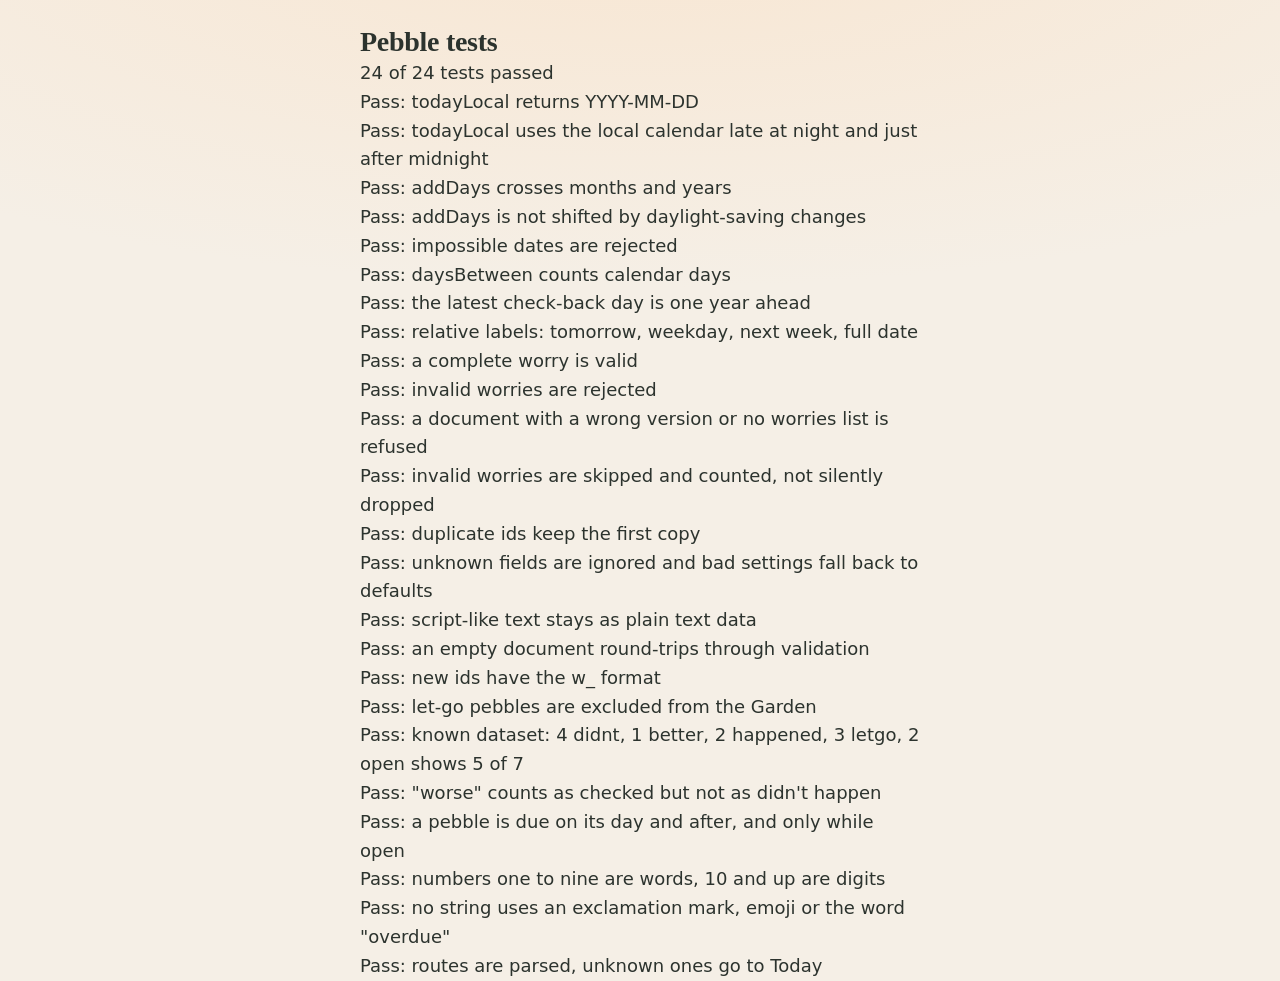
<file: tests/index.html>
<!doctype html>
<html lang="en">
<head>
  <meta charset="utf-8">
  <meta name="viewport" content="width=device-width, initial-scale=1">
  <meta http-equiv="Content-Security-Policy"
        content="default-src 'self'; script-src 'self'; style-src 'self'; connect-src 'none'">
  <title>Tests · Pebble</title>
  <link rel="stylesheet" href="../ui/style.css">
  <script type="module" src="tests.js"></script>
</head>
<body>
  <main class="app">
    <h1>Pebble tests</h1>
    <p id="summary" role="status">Running…</p>
    <ul id="results"></ul>
  </main>
</body>
</html>
</file>
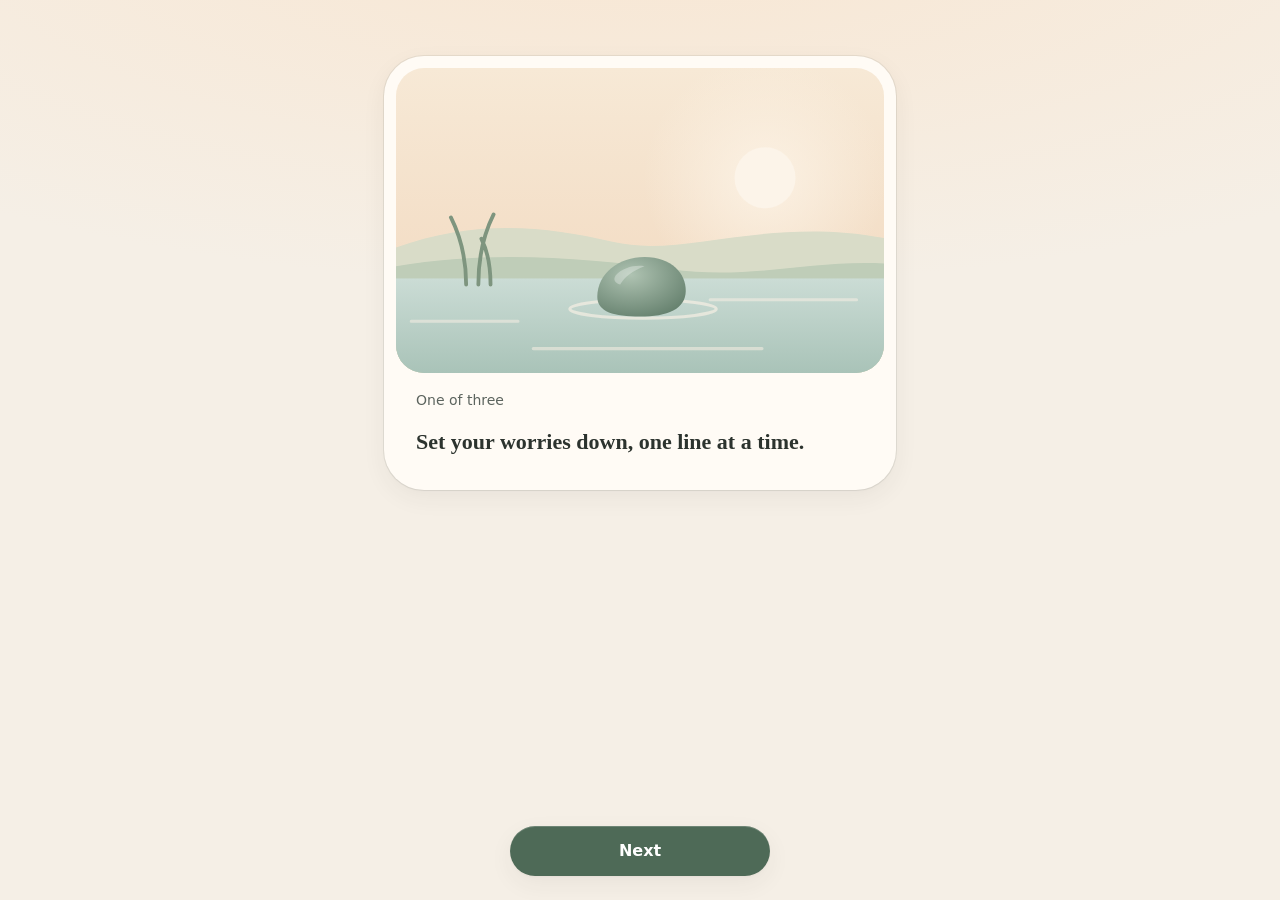
<file: ui/index.html>
<!doctype html>
<html lang="en">
<head>
  <meta charset="utf-8">
  <meta name="viewport" content="width=device-width, initial-scale=1">
  <!-- Privacy: Pebble may load only its own files and can talk only to its own Rust side
       (ipc:), never the internet. The desktop app enforces the same rule from
       src-tauri/tauri.conf.json. See docs/handbook/03-design/privacy-security.md -->
  <meta http-equiv="Content-Security-Policy"
        content="default-src 'self'; script-src 'self'; style-src 'self'; img-src 'self' data:;
                 font-src 'self'; connect-src ipc: http://ipc.localhost; form-action 'none';
                 base-uri 'none'; object-src 'none'; frame-src 'none'">
  <meta name="referrer" content="no-referrer">
  <meta name="description" content="A calm, private place to set worries down.">
  <title>Pebble</title>
  <link rel="icon" href="assets/icon.svg" type="image/svg+xml">
  <link rel="stylesheet" href="style.css">
  <script type="module" src="app.js"></script>
</head>
<body>
  <!-- Shared colour gradients for every illustration. Colours come from CSS tokens. -->
  <svg class="svg-defs" aria-hidden="true" focusable="false">
    <defs>
      <linearGradient id="pebble-sky" x1="0" y1="0" x2="0" y2="1">
        <stop class="sky-top" offset="0"/><stop class="sky-bottom" offset="1"/>
      </linearGradient>
      <linearGradient id="pebble-water" x1="0" y1="0" x2="0" y2="1">
        <stop class="water-top" offset="0"/><stop class="water-bottom" offset="1"/>
      </linearGradient>
      <radialGradient id="pebble-glow">
        <stop class="glow-in" offset="0"/><stop class="glow-out" offset="1"/>
      </radialGradient>
      <radialGradient id="pebble-stone" cx="0.38" cy="0.3" r="0.85">
        <stop class="stone-light" offset="0"/><stop class="stone-dark" offset="1"/>
      </radialGradient>
    </defs>
  </svg>

  <!-- All words come from js/strings.js through data-s attributes, so they live in one place. -->
  <noscript><p class="noscript">Pebble needs JavaScript to run.</p></noscript>

  <div class="app">
    <main id="main">
      <p class="notice" id="notice" role="status" aria-live="polite" hidden></p>

      <!-- First run (Screens → First run) -->
      <section id="screen-welcome" class="screen" hidden>
        <h1 tabindex="-1" class="visually-hidden" data-s="titleWelcome"></h1>
        <div class="welcome-card">
<svg class="scene scene-welcome" viewBox="0 0 360 200" preserveAspectRatio="xMidYMid slice"
             aria-hidden="true" focusable="false">
          <rect class="scene-sky" width="360" height="200"/>
          <circle class="scene-glow" cx="262" cy="72" r="80"/>
          <circle class="scene-sun" cx="262" cy="72" r="20"/>
          <path class="scene-hill-far" d="M0 126C60 98 112 102 162 114s108-22 198 2v84H0z"/>
          <path class="scene-hill-near" d="M0 134c70-16 140-10 200-2s100-10 160-2v70H0z"/>
          <rect class="scene-water" y="138" width="360" height="62"/>
          <path class="scene-line" d="M30 166h70M226 152h96M110 184h150"/>
          <path class="scene-reed" d="M66 142c0-18-4-32-10-44M74 142c0-20 4-34 10-46M82 142c0-12-2-22-6-30"/>
          <ellipse class="scene-ripple" cx="182" cy="158" rx="48" ry="6"/>
          <path class="scene-stone" d="M152 150c0-15 14-26 31-26 18 0 27 11 27 22 0 12-12 17-30 17-17 0-28-3-28-13z"/>
          <path class="scene-shine" d="M164 136c5-5 12-7 19-6-8 3-13 7-16 12-3-1-5-3-3-6z"/>
        </svg>
          <p class="welcome-step" id="welcome-step"></p>
          <p class="welcome-text" id="welcome-text" aria-live="polite"></p>
          <p class="welcome-soft" id="welcome-soft" hidden></p>
          <p class="welcome-soft" id="welcome-help" hidden>
            <a class="text-link" href="#about" data-s="findSupport"></a>
          </p>
        </div>
        <div class="actions">
          <button type="button" class="button primary" id="welcome-next"></button>
        </div>
      </section>

      <!-- 1. Today -->
      <section id="screen-today" class="screen" hidden>
        <h1 tabindex="-1" class="greeting" id="greeting"></h1>
        <p class="soft status-line" id="today-status"></p>
<svg class="scene scene-today" viewBox="0 0 360 200" preserveAspectRatio="xMidYMid slice" id="today-pond" hidden
             aria-hidden="true" focusable="false">
          <rect class="scene-sky" width="360" height="200"/>
          <circle class="scene-glow" cx="262" cy="72" r="80"/>
          <circle class="scene-sun" cx="262" cy="72" r="20"/>
          <path class="scene-hill-far" d="M0 126C60 98 112 102 162 114s108-22 198 2v84H0z"/>
          <path class="scene-hill-near" d="M0 134c70-16 140-10 200-2s100-10 160-2v70H0z"/>
          <rect class="scene-water" y="138" width="360" height="62"/>
          <path class="scene-line" d="M30 166h70M226 152h96M110 184h150"/>
          <path class="scene-reed" d="M66 142c0-18-4-32-10-44M74 142c0-20 4-34 10-46M82 142c0-12-2-22-6-30"/>
          <ellipse class="scene-ripple" cx="182" cy="158" rx="48" ry="6"/>
          <path class="scene-stone" d="M152 150c0-15 14-26 31-26 18 0 27 11 27 22 0 12-12 17-30 17-17 0-28-3-28-13z"/>
          <path class="scene-shine" d="M164 136c5-5 12-7 19-6-8 3-13 7-16 12-3-1-5-3-3-6z"/>
        </svg>
        <div id="today-ready" class="group" hidden>
          <h2 class="group-heading" data-s="readyHeading"></h2>
          <ul class="card-list" id="ready-list"></ul>
          <button type="button" class="text-link" id="ready-more" hidden></button>
        </div>
        <div id="today-resting" class="group" hidden>
          <h2 class="group-heading" data-s="restingHeading"></h2>
          <ul class="card-list" id="resting-list"></ul>
          <button type="button" class="text-link" id="resting-more" hidden></button>
        </div>
        <div class="actions pinned">
          <a class="button primary" href="#new" data-s="mainAction"></a>
        </div>
      </section>

      <!-- 2. New worry -->
      <section id="screen-new" class="screen" hidden>
        <form class="new-form" id="new-form" novalidate>
          <h1 tabindex="-1"><label for="worry-text" data-s="newTitle"></label></h1>
          <input id="worry-text" class="input" type="text" maxlength="140" autocomplete="off"
                 data-s-placeholder="placeholder" aria-describedby="worry-count">
          <p class="counter" id="worry-count" aria-live="polite"></p>

          <fieldset class="field">
            <legend class="question-small" data-s="dateQuestion"></legend>
            <div class="chips" id="date-chips">
              <button type="button" class="chip" data-days="1" data-s="chipTomorrow"></button>
              <button type="button" class="chip" data-days="3" data-s="chipThreeDays"></button>
              <button type="button" class="chip" data-days="7" data-s="chipWeek"></button>
              <button type="button" class="chip" data-days="pick" data-s="chipPick"></button>
            </div>
            <div class="pick-date" id="pick-date" hidden>
              <label for="pick-date-input" class="soft" data-s="pickDateLabel"></label>
              <input id="pick-date-input" class="input" type="date"
                     aria-describedby="pick-date-hint">
              <p class="hint" id="pick-date-hint" data-s="pickDateHint"></p>
            </div>
          </fieldset>

          <details class="more" id="more">
            <summary data-s="moreFold"></summary>
            <fieldset class="field">
              <legend class="soft" data-s="feelingLabel"></legend>
              <div class="chips" id="feeling-chips"></div>
            </fieldset>
            <div class="field">
              <label for="next-step" class="soft" data-s="nextStepLabel"></label>
              <input id="next-step" class="input" type="text" maxlength="100" autocomplete="off"
                     data-s-placeholder="nextStepPlaceholder">
            </div>
            <div class="field friend">
              <p data-s="friendPrompt"></p>
              <p class="hint" data-s="friendHint"></p>
            </div>
          </details>

          <div class="actions">
            <button type="submit" class="button primary" id="save-worry" data-s="saveButton"
                    disabled></button>
            <button type="button" class="text-link" id="cancel-worry" data-s="cancel"></button>
          </div>
        </form>
      </section>

      <!-- 3. Breath pause (optional pre-step before a check-back) -->
      <section id="screen-breath" class="screen" hidden>
        <h1 tabindex="-1" class="soft centered" data-s="breathIntro"></h1>
        <div class="breath-wrap"><div class="breath-circle" id="breath-circle"
             aria-hidden="true"></div></div>
        <p class="question centered" id="breath-label" aria-live="polite"></p>
        <div class="actions">
          <button type="button" class="button primary" id="breath-ready"
                  data-s="breathReady"></button>
          <button type="button" class="text-link" id="breath-skip" data-s="breathSkip"></button>
        </div>
      </section>

      <!-- 4. Check-back -->
      <section id="screen-check" class="screen" hidden>
        <h1 tabindex="-1" class="soft" id="check-lead"></h1>
        <figure class="quote">
          <span class="pebble" id="check-pebble" aria-hidden="true"></span>
          <span class="ripple" id="ripple" aria-hidden="true"></span>
          <blockquote id="check-text"></blockquote>
          <figcaption class="soft" id="check-step" hidden></figcaption>
        </figure>
        <div class="check-ask" id="check-ask">
          <h2 class="question" data-s="question"></h2>
          <div class="answers" id="answers">
            <button type="button" class="button answer didnt" data-answer="didnt"
                    data-s="answerDidnt"></button>
            <button type="button" class="button answer" data-answer="better"
                    data-s="answerBetter"></button>
            <button type="button" class="button answer happened" id="answer-happened"
                    aria-expanded="false" aria-controls="follow-up"
                    data-s="answerHappened"></button>
          </div>
          <div class="follow-up" id="follow-up" hidden>
            <p class="question-small" data-s="followUp"></p>
            <div class="chips">
              <button type="button" class="button answer" data-answer="worse"
                      data-s="followYes"></button>
              <button type="button" class="button answer" data-answer="happened"
                      data-s="followExpected"></button>
            </div>
          </div>
          <button type="button" class="text-link" id="let-go" data-s="letGo"></button>
        </div>
        <div class="check-closed" id="check-closed" hidden>
          <p class="closing" id="closing" role="status" aria-live="polite"></p>
          <div class="soft help-door" id="help-door" hidden>
            <p data-s="notMedical"></p>
            <a class="text-link" href="#about" data-s="findSupport"></a>
          </div>
          <div class="actions">
            <a class="button primary" href="#today" id="check-done" data-s="done"></a>
            <button type="button" class="text-link" id="undo" data-s="undo"></button>
          </div>
        </div>
      </section>

      <!-- 5. Garden -->
      <section id="screen-garden" class="screen" hidden>
        <h1 tabindex="-1" class="soft" data-s="gardenLead"></h1>
        <div id="garden-count">
          <p class="visually-hidden" id="garden-sentence"></p>
          <p class="big-number" id="garden-number" aria-hidden="true"></p>
          <p class="soft" aria-hidden="true" data-s="gardenLine"></p>
        </div>
        <p id="garden-small" data-s="gardenSmall" hidden></p>
<svg class="scene scene-garden" viewBox="0 0 360 200" preserveAspectRatio="xMidYMid slice"
             aria-hidden="true" focusable="false">
          <rect class="scene-sky" width="360" height="200"/>
          <circle class="scene-glow" cx="262" cy="72" r="80"/>
          <circle class="scene-sun" cx="262" cy="72" r="20"/>
          <path class="scene-hill-far" d="M0 126C60 98 112 102 162 114s108-22 198 2v84H0z"/>
          <path class="scene-hill-near" d="M0 134c70-16 140-10 200-2s100-10 160-2v70H0z"/>
          <rect class="scene-water" y="138" width="360" height="62"/>
          <path class="scene-line" d="M30 166h70M226 152h96M110 184h150"/>
          <path class="scene-reed" d="M66 142c0-18-4-32-10-44M74 142c0-20 4-34 10-46M82 142c0-12-2-22-6-30"/>
          <g id="pond-stones"></g>
        </svg>
        <p class="soft" data-s="gardenFooter"></p>
      </section>

      <!-- 6. Settings -->
      <section id="screen-settings" class="screen" hidden>
        <h1 tabindex="-1" data-s="titleSettings"></h1>
        <div class="settings-group">
          <h2 class="group-heading" data-s="comfortHeading"></h2>
          <fieldset class="field">
            <legend data-s="paletteLabel"></legend>
            <div class="chips" id="palette-chips">
              <button type="button" class="chip" data-theme-choice="system"
                      data-s="paletteSystem"></button>
              <button type="button" class="chip" data-theme-choice="light"
                      data-s="paletteDay"></button>
              <button type="button" class="chip" data-theme-choice="evening"
                      data-s="paletteEvening"></button>
            </div>
          </fieldset>
          <div class="setting-row">
            <div>
              <p id="breath-setting-label" data-s="breathSetting"></p>
              <p class="hint" id="breath-setting-hint" data-s="breathSettingHint"></p>
            </div>
            <button type="button" class="switch" id="breath-switch" role="switch"
                    aria-checked="false" aria-labelledby="breath-setting-label"
                    aria-describedby="breath-setting-hint"><span class="switch-knob"></span>
            </button>
          </div>
        </div>
        <div class="settings-group">
          <h2 class="group-heading" data-s="dataHeading"></h2>
          <p class="soft" data-s="dataNote"></p>
          <div class="stack">
            <button type="button" class="button primary" id="export" data-s="exportButton"></button>
            <button type="button" class="button" id="import" data-s="importButton"></button>
            <input type="file" id="import-file" accept=".json,application/json" hidden>
            <button type="button" class="button" id="delete" data-s="deleteButton"></button>
          </div>
        </div>
        <div class="settings-group">
          <h2 class="group-heading" data-s="aboutHeading"></h2>
          <a class="text-link" href="#about" data-s="aboutLink"></a>
        </div>
      </section>

      <!-- 7. About & safety -->
      <section id="screen-about" class="screen about" hidden>
        <h1 tabindex="-1" data-s="titleAbout"></h1>
        <p data-s="aboutWhat"></p>
        <h2 class="group-heading" data-s="safetyHeading"></h2>
        <p data-s="notMedical"></p>
        <ul class="help-list">
          <li><a class="text-link" href="https://findahelpline.com" rel="noopener noreferrer"
                 target="_blank" data-link="helpline" data-s="helpWorld"></a></li>
          <li data-s="helpIndia"></li>
          <li data-s="helpEmergency"></li>
        </ul>
        <h2 class="group-heading" data-s="privacyHeading"></h2>
        <p data-s="privacyLine"></p>
        <p class="soft" data-s="privacyDetail"></p>
        <h2 class="group-heading" data-s="aboutCountHeading"></h2>
        <p class="soft" data-s="aboutCount"></p>
        <h2 class="group-heading" data-s="aboutIdeaHeading"></h2>
        <p class="soft" data-s="aboutIdea"></p>
        <p class="soft small" id="version-line"></p>
        <p class="small">
          <a class="text-link" href="https://github.com/itsharshhy/pebble"
             rel="noopener noreferrer" target="_blank" data-link="source" data-s="sourceLink"></a>
        </p>
        <a class="text-link" href="#settings" data-s="backToSettings"></a>
      </section>
    </main>

    <nav class="nav" data-s-label="navLabel">
      <a href="#today" data-route="today">
        <svg class="nav-icon" viewBox="0 0 24 24" aria-hidden="true" focusable="false">
          <circle cx="12" cy="13" r="4"/><path d="M3 19h18M12 4v2M5.6 7.6l1.4 1.4M18.4 7.6 17 9"/>
        </svg><span data-s="navToday"></span></a>
      <a href="#garden" data-route="garden">
        <svg class="nav-icon" viewBox="0 0 24 24" aria-hidden="true" focusable="false">
          <path d="M4 17c0-3 3-5 6-5s5 2 5 4-2 3-5 3-6 0-6-2zM14 12c0-2 2-4 4-4s3 2 3 3-1 3-3 3"/>
        </svg><span data-s="navGarden"></span></a>
      <a href="#settings" data-route="settings">
        <svg class="nav-icon" viewBox="0 0 24 24" aria-hidden="true" focusable="false">
          <path d="M4 7h10M18 7h2M4 17h4M12 17h8"/><circle cx="16" cy="7" r="2"/>
          <circle cx="10" cy="17" r="2"/>
        </svg><span data-s="navSettings"></span></a>
    </nav>
  </div>

  <!-- Confirmations. <dialog> traps focus and closes with Esc. -->
  <dialog class="dialog" id="dialog-leave" aria-labelledby="dialog-leave-text">
    <p id="dialog-leave-text" data-s="leaveQuestion"></p>
    <div class="actions">
      <button type="button" class="button primary" data-close="keep" data-s="keepWriting"></button>
      <button type="button" class="text-link" data-close="leave" data-s="leave"></button>
    </div>
  </dialog>

  <dialog class="dialog" id="dialog-import" aria-labelledby="dialog-import-text">
    <p id="dialog-import-text"></p>
    <p class="soft" id="dialog-import-skipped" hidden></p>
    <div class="actions">
      <button type="button" class="button primary" data-close="replace"
              data-s="importReplace"></button>
      <button type="button" class="text-link" data-close="keep" data-s="importKeep"
              autofocus></button>
    </div>
  </dialog>

  <dialog class="dialog" id="dialog-delete" aria-labelledby="dialog-delete-text">
    <p id="dialog-delete-text" data-s="deleteConfirm"></p>
    <div class="actions">
      <button type="button" class="button primary" data-close="keep" data-s="deleteKeep"
              autofocus></button>
      <button type="button" class="button quiet-danger" data-close="delete"
              data-s="deleteAll"></button>
    </div>
  </dialog>
</body>
</html>
</file>
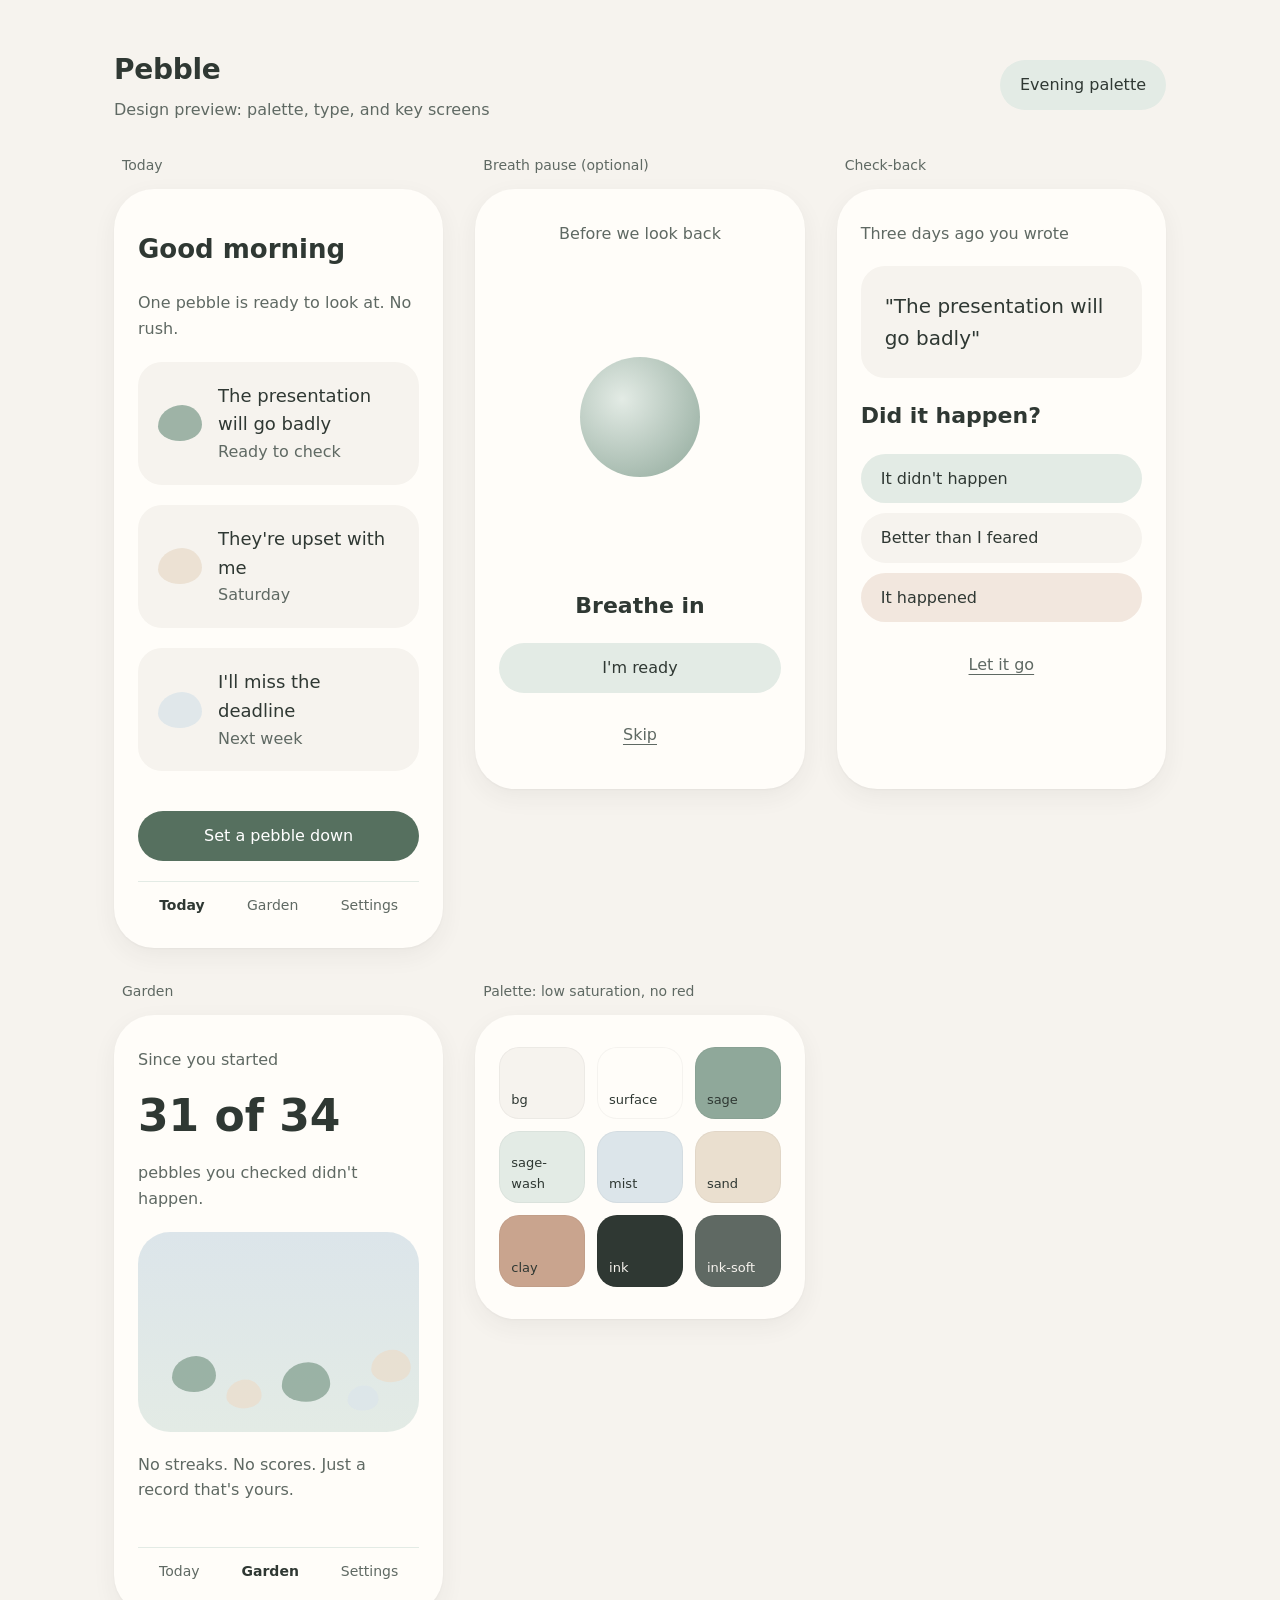
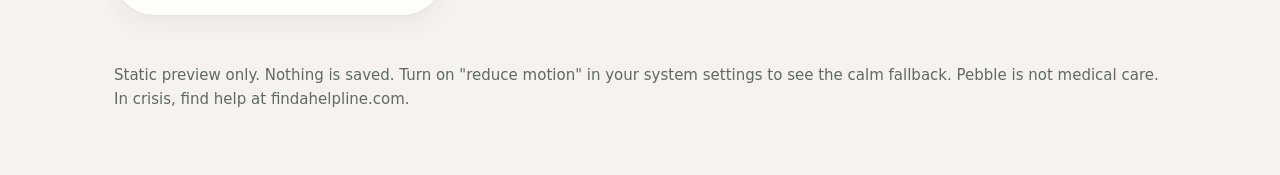
<file: design/preview.html>
<!doctype html>
<html lang="en">
<head>
<meta charset="utf-8">
<meta name="viewport" content="width=device-width, initial-scale=1">
<!-- Historical v0 mock-up. The app in ui/ is now the living reference (Design system page).
     No external requests: everything here is local (Privacy and security). -->
<meta http-equiv="Content-Security-Policy" content="default-src 'self'; style-src 'unsafe-inline'; script-src 'unsafe-inline'">
<title>Pebble · design preview</title>
<style>
  /* ---------- Original v0 tokens (current tokens: ui/style.css) ---------- */
  :root {
    --bg: #F6F3EE; --surface: #FFFDF9; --ink: #2F3833; --ink-soft: #5F6963;
    --sage: #8FA89A; --sage-deep: #56705F; --sage-wash: #E3EBE5; --mist: #DCE5EA; --sand: #EADFCF; --clay: #C9A48E;
    --shadow: 0 1px 2px rgba(47,56,51,.04), 0 8px 24px rgba(47,56,51,.06);
    --ease: cubic-bezier(.4,0,.2,1);
    --font: ui-rounded, "SF Pro Rounded", system-ui, "Segoe UI", sans-serif;
  }
  [data-theme="dark"] {
    --bg: #1B201F; --surface: #232A28; --ink: #E7E3DB; --ink-soft: #A9B1AB;
    --sage: #7F9A8B; --sage-deep: #8FAF9C; --sage-wash: #2C3632; --mist: #2A3338; --sand: #3A342C; --clay: #B08E79;
    --shadow: 0 1px 2px rgba(0,0,0,.2), 0 8px 24px rgba(0,0,0,.25);
  }
  * { box-sizing: border-box; }
  body {
    margin: 0; background: var(--bg); color: var(--ink); font: 18px/1.6 var(--font);
    transition: background .6s var(--ease), color .6s var(--ease);
  }
  header.top { max-width: 1100px; margin: 0 auto; padding: 48px 24px 8px; display: flex; justify-content: space-between; align-items: center; gap: 16px; flex-wrap: wrap; }
  h1 { font-weight: 600; font-size: 28px; margin: 0; letter-spacing: -.01em; }
  .sub { color: var(--ink-soft); margin: 4px 0 0; font-size: 16px; }
  .pill { border: 0; border-radius: 999px; padding: 12px 20px; min-height: 44px; font: inherit; font-size: 16px; cursor: pointer;
          background: var(--sage-wash); color: var(--ink); transition: transform .2s var(--ease), background .3s var(--ease); }
  .pill:hover { transform: translateY(-1px); }
  .pill:focus-visible, button:focus-visible { outline: 3px solid var(--sage); outline-offset: 3px; }
  .pill.primary { background: var(--sage-deep); color: #fff; } /* 5.4:1 contrast */
  [data-theme="dark"] .pill.primary { color: #12201a; }

  main { max-width: 1100px; margin: 0 auto; padding: 24px; display: grid; gap: 32px; grid-template-columns: repeat(auto-fit, minmax(300px, 1fr)); }
  .label { font-size: 14px; color: var(--ink-soft); margin: 0 0 12px 8px; }

  /* Phone frame */
  .phone { background: var(--surface); border-radius: 40px; box-shadow: var(--shadow); padding: 32px 24px; min-height: 600px; display: flex; flex-direction: column; gap: 20px; }
  .greet { font-size: 26px; font-weight: 600; margin: 8px 0 0; }
  .muted { color: var(--ink-soft); font-size: 16px; margin: 0; }
  .card { background: var(--bg); border-radius: 24px; padding: 20px; display: flex; gap: 16px; align-items: center; }
  .card p { margin: 0; }
  .stone { width: 44px; height: 36px; flex: none; border-radius: 55% 45% 50% 50% / 60% 55% 45% 40%; background: var(--sage); opacity: .85; }
  .stone.sand { background: var(--sand); } .stone.mist { background: var(--mist); }
  /* In the evening palette, sand/mist are too close to the card colour, so lift the stones */
  [data-theme="dark"] .stone.sand { background: #8C7E6A; }
  [data-theme="dark"] .stone.mist { background: #6F8590; }
  .spacer { flex: 1; }
  nav { display: flex; justify-content: space-around; padding-top: 12px; border-top: 1px solid var(--sage-wash); font-size: 14px; color: var(--ink-soft); }
  nav span.on { color: var(--ink); font-weight: 600; }

  /* Check-back */
  .question { font-size: 22px; font-weight: 600; margin: 0; }
  .quote { background: var(--bg); border-radius: 24px; padding: 24px; font-size: 20px; }
  .answers { display: grid; gap: 10px; }
  .answers .pill { text-align: left; background: var(--bg); }
  .answers .pill.didnt { background: var(--sage-wash); }
  .answers .pill.happened { background: color-mix(in srgb, var(--clay) 25%, var(--surface)); }
  .letgo { background: none; border: 0; color: var(--ink-soft); font: inherit; font-size: 16px; text-decoration: underline; text-underline-offset: 4px; cursor: pointer; min-height: 44px; }
  .closing { text-align: center; color: var(--ink-soft); min-height: 1.6em; margin: 0; transition: opacity .6s var(--ease); }

  /* Breath: 4s in, 6s out = 6 breaths/min, longer exhale (Science S5) */
  .breath-wrap { flex: 1; display: grid; place-items: center; }
  .breath { width: 120px; height: 120px; border-radius: 50%; background: radial-gradient(circle at 35% 35%, var(--sage-wash), var(--sage)); animation: breathe 10s var(--ease) infinite; }
  @keyframes breathe { 0% { transform: scale(.7); } 40% { transform: scale(1.15); } 100% { transform: scale(.7); } }
  .breath-text::after { content: "Breathe in"; animation: words 10s steps(1) infinite; }
  @keyframes words { 0% { content: "Breathe in"; } 40% { content: "and slowly out"; } }

  /* Garden */
  .big { font-size: 44px; font-weight: 600; margin: 0; line-height: 1.1; }
  .pond { position: relative; height: 200px; border-radius: 32px; background: linear-gradient(180deg, var(--mist), var(--sage-wash)); overflow: hidden; }
  .pond .stone { position: absolute; }
  .ripple { position: absolute; left: 50%; top: 45%; width: 20px; height: 8px; border: 2px solid var(--surface); border-radius: 50%; opacity: 0; transform: translate(-50%,-50%); }
  .ripple.go { animation: ripple 1.2s var(--ease); }
  @keyframes ripple { from { opacity: .9; width: 20px; height: 8px; } to { opacity: 0; width: 160px; height: 50px; } }

  /* Palette */
  .swatches { display: grid; grid-template-columns: repeat(3, 1fr); gap: 12px; }
  .sw { border-radius: 20px; height: 72px; display: flex; align-items: flex-end; padding: 8px 12px; font-size: 13px; color: var(--ink); box-shadow: inset 0 0 0 1px rgba(0,0,0,.04); }
  footer { max-width: 1100px; margin: 0 auto; padding: 24px 24px 64px; color: var(--ink-soft); font-size: 15px; }

  /* Reduced motion: fades only (WCAG 2.3.3) */
  @media (prefers-reduced-motion: reduce) {
    *, *::before, *::after { animation: none !important; transition: opacity .3s !important; }
    .breath { transform: scale(1); }
    .breath-text::after { content: "Take three slow breaths"; }
  }
</style>
</head>
<body>
  <header class="top">
    <div>
      <h1>Pebble</h1>
      <p class="sub">Design preview: palette, type, and key screens</p>
    </div>
    <button class="pill" id="theme" aria-pressed="false">Evening palette</button>
  </header>

  <main>
    <!-- Screen 1: Today -->
    <section aria-label="Today screen">
      <p class="label">Today</p>
      <div class="phone">
        <p class="greet" id="greet">Good evening</p>
        <p class="muted">One pebble is ready to look at. No rush.</p>
        <div class="card"><div class="stone"></div><div><p>The presentation will go badly</p><p class="muted">Ready to check</p></div></div>
        <div class="card"><div class="stone sand"></div><div><p>They're upset with me</p><p class="muted">Saturday</p></div></div>
        <div class="card"><div class="stone mist"></div><div><p>I'll miss the deadline</p><p class="muted">Next week</p></div></div>
        <div class="spacer"></div>
        <button class="pill primary">Set a pebble down</button>
        <nav><span class="on">Today</span><span>Garden</span><span>Settings</span></nav>
      </div>
    </section>

    <!-- Screen 2: Breath pause -->
    <section aria-label="Breath pause">
      <p class="label">Breath pause (optional)</p>
      <div class="phone">
        <p class="muted" style="text-align:center">Before we look back</p>
        <div class="breath-wrap"><div class="breath" aria-hidden="true"></div></div>
        <p class="question breath-text" style="text-align:center" aria-live="polite"></p>
        <button class="pill">I'm ready</button>
        <button class="letgo">Skip</button>
      </div>
    </section>

    <!-- Screen 3: Check-back -->
    <section aria-label="Check-back screen">
      <p class="label">Check-back</p>
      <div class="phone">
        <p class="muted">Three days ago you wrote</p>
        <div class="quote">"The presentation will go badly"</div>
        <p class="question">Did it happen?</p>
        <div class="answers">
          <button class="pill didnt" data-msg="That one didn't happen. Noted.">It didn't happen</button>
          <button class="pill" data-msg="Better than you feared. Noted.">Better than I feared</button>
          <button class="pill happened" data-msg="That happened. That's hard. You got through it.">It happened</button>
        </div>
        <button class="letgo" data-msg="Let go. You won't be asked about it again.">Let it go</button>
        <p class="closing" id="closing" aria-live="polite"></p>
      </div>
    </section>

    <!-- Screen 4: Garden -->
    <section aria-label="Garden screen">
      <p class="label">Garden</p>
      <div class="phone">
        <p class="muted">Since you started</p>
        <p class="big">31 of 34</p>
        <p class="muted">pebbles you checked didn't happen.</p>
        <div class="pond" id="pond" aria-hidden="true">
          <div class="stone" style="left:12%;top:62%"></div>
          <div class="stone sand" style="left:30%;top:72%;transform:scale(.8)"></div>
          <div class="stone" style="left:52%;top:66%;transform:scale(1.1)"></div>
          <div class="stone mist" style="left:72%;top:74%;transform:scale(.7)"></div>
          <div class="stone sand" style="left:82%;top:58%;transform:scale(.9)"></div>
          <div class="ripple" id="ripple"></div>
        </div>
        <p class="muted">No streaks. No scores. Just a record that's yours.</p>
        <div class="spacer"></div>
        <nav><span>Today</span><span class="on">Garden</span><span>Settings</span></nav>
      </div>
    </section>

    <!-- Palette -->
    <section aria-label="Palette">
      <p class="label">Palette: low saturation, no red</p>
      <div class="phone" style="min-height:auto">
        <div class="swatches">
          <div class="sw" style="background:var(--bg)">bg</div>
          <div class="sw" style="background:var(--surface)">surface</div>
          <div class="sw" style="background:var(--sage)">sage</div>
          <div class="sw" style="background:var(--sage-wash)">sage-wash</div>
          <div class="sw" style="background:var(--mist)">mist</div>
          <div class="sw" style="background:var(--sand)">sand</div>
          <div class="sw" style="background:var(--clay)">clay</div>
          <div class="sw" style="background:var(--ink);color:var(--bg)">ink</div>
          <div class="sw" style="background:var(--ink-soft);color:var(--bg)">ink-soft</div>
        </div>
      </div>
    </section>
  </main>

  <footer>
    Static preview only. Nothing is saved. Turn on "reduce motion" in your system settings to see the calm fallback.
    Pebble is not medical care. In crisis, find help at findahelpline.com.
  </footer>

<script>
  // Time-aware greeting
  const h = new Date().getHours();
  document.getElementById('greet').textContent =
    h < 12 ? 'Good morning' : h < 18 ? 'Good afternoon' : 'Good evening';

  // Theme toggle: start from the system preference
  const btn = document.getElementById('theme');
  const setTheme = dark => {
    document.documentElement.dataset.theme = dark ? 'dark' : 'light';
    btn.setAttribute('aria-pressed', dark);
    btn.textContent = dark ? 'Day palette' : 'Evening palette';
  };
  setTheme(matchMedia('(prefers-color-scheme: dark)').matches);
  btn.addEventListener('click', () => setTheme(document.documentElement.dataset.theme !== 'dark'));

  // Check-back answers show a calm closing line and a ripple in the pond
  const closing = document.getElementById('closing');
  const ripple = document.getElementById('ripple');
  document.querySelectorAll('[data-msg]').forEach(b => b.addEventListener('click', () => {
    closing.style.opacity = 0;
    setTimeout(() => { closing.textContent = b.dataset.msg; closing.style.opacity = 1; }, 200);
    ripple.classList.remove('go'); void ripple.offsetWidth; ripple.classList.add('go');
  }));
</script>
</body>
</html>
</file>
<file: ui/style.css>
/* Pebble styles. Order: 1) tokens 2) base 3) components 4) screens 5) motion.
   Every colour, size, radius and duration comes from a token (Design system). */

/* ---------- 1. Tokens ---------- */
:root {
  color-scheme: light;
  /* Day: warm oat paper, moss and dusk-apricot. Contrast measured in the Design system. */
  --bg: #F5EFE6;
  --surface: #FFFBF5;
  --ink: #2C332E;
  --ink-soft: #5C645E;
  --sage: #93AB98;          /* pebble shapes and decoration only, never behind text */
  --sage-deep: #4E6A57;     /* primary buttons, focus ring, selected chips */
  --sage-wash: #E3EADF;
  --mist: #DCE6E4;
  --sand: #EEDFCA;
  --clay: #CF9F82;          /* the only "attention" hue, used gently for "It happened" */
  --clay-wash: #F3E5DA;     /* fallback for color-mix(clay 25%, surface) */
  --on-primary: #FFFFFF;    /* 5.96:1 on sage-deep */
  --pebble-sand: #DCC7A9;
  --pebble-mist: #B6C9CC;
  --line: rgba(44, 51, 46, .08);

  /* Illustration colours (decorative only) */
  --sky-top: #F7E9D6;
  --sky-bottom: #F1D7BD;
  --glow: #FBF1E3;
  --sun: #FCF4E9;
  --hill-far: #D9DCC8;
  --hill-near: #BFCDB8;
  --water-top: #CBDCD5;
  --water-bottom: #A9C3B8;
  --water-line: #F7EFE4;
  --reed: #7E957F;
  --stone-light: #AFC3B2;
  --stone-dark: #5E7A67;
  --garden-stone-0: #6E8C78;   /* stones must stand out from the water */
  --garden-stone-1: #B0977A;
  --garden-stone-2: #7F98A2;

  --shadow: 0 1px 2px rgba(44, 51, 46, .04), 0 8px 24px rgba(44, 51, 46, .06);
  --shadow-lift: 0 2px 4px rgba(44, 51, 46, .05), 0 14px 32px rgba(44, 51, 46, .09);
  --backdrop: rgba(25, 30, 28, .38);
  --page-glow: radial-gradient(120% 60% at 50% -10%, #F8E6D2 0%, rgba(248, 230, 210, 0) 70%);

  /* Rounded sans for reading; a system serif for a few calm, display moments. No downloads. */
  --font: ui-rounded, "SF Pro Rounded", system-ui, "Segoe UI", sans-serif;
  --font-display: ui-serif, "New York", "Iowan Old Style", Georgia, "Noto Serif", serif;
  --text-caption: 14px;
  --text-secondary: 16px;
  --text-body: 18px;
  --text-question: 22px;
  --text-title: 28px;
  --text-number: 44px;

  --space-1: 4px;
  --space-2: 8px;
  --space-3: 12px;
  --space-4: 16px;
  --space-5: 20px;
  --space-6: 24px;
  --space-7: 32px;
  --space-8: 48px;
  --space-9: 64px;

  --radius-section: 40px;
  --radius-card: 24px;
  --radius-input: 16px;
  --radius-pill: 999px;
  --radius-pebble: 55% 45% 50% 50% / 60% 55% 45% 40%;

  --content-width: 560px;
  --nav-height: 68px;
  --target: 44px;           /* minimum touch and click target */
  --focus-ring: 3px solid var(--sage-deep);

  --dur-quick: 200ms;
  --dur-base: 300ms;
  --dur-slow: 600ms;
  --dur-release: 1200ms;
  --ease: cubic-bezier(.4, 0, .2, 1);
  --ease-settle: cubic-bezier(.2, .8, .2, 1);
}

/* Evening palette: chosen in Settings, or following the system when set to "Follow system".
   The two blocks are identical on purpose: CSS can't share one block between them. */
:root[data-theme="evening"] {
  color-scheme: dark;
  --bg: #191E1C;
  --surface: #212725;
  --ink: #EDE7DD;
  --ink-soft: #AEB5AE;
  --sage: #7F9A8B;
  --sage-deep: #93B4A0;
  --sage-wash: #2B3531;
  --mist: #28323A;
  --sand: #3B342B;
  --clay: #B48C74;
  --clay-wash: #463F38;
  --on-primary: #10201A;
  --pebble-sand: #8C7E6A;
  --pebble-mist: #6F8590;
  --line: rgba(237, 231, 221, .08);
  --sky-top: #1D2530;
  --sky-bottom: #39343A;
  --glow: #4A4038;
  --sun: #E9DCC6;
  --hill-far: #2A332F;
  --hill-near: #232B28;
  --water-top: #2C3B3A;
  --water-bottom: #1E2928;
  --water-line: #4C5E5A;
  --reed: #4D6153;
  --stone-light: #7F978A;
  --stone-dark: #3E5247;
  --garden-stone-0: #8DA897;
  --garden-stone-1: #A89176;
  --garden-stone-2: #8299A3;
  --shadow: 0 1px 2px rgba(0, 0, 0, .2), 0 8px 24px rgba(0, 0, 0, .25);
  --shadow-lift: 0 2px 4px rgba(0, 0, 0, .25), 0 14px 32px rgba(0, 0, 0, .32);
  --page-glow: radial-gradient(120% 60% at 50% -10%, #26302C 0%, rgba(38, 48, 44, 0) 70%);
}

@media (prefers-color-scheme: dark) {
  :root[data-theme="system"] {
    color-scheme: dark;
    --bg: #191E1C;
    --surface: #212725;
    --ink: #EDE7DD;
    --ink-soft: #AEB5AE;
    --sage: #7F9A8B;
    --sage-deep: #93B4A0;
    --sage-wash: #2B3531;
    --mist: #28323A;
    --sand: #3B342B;
    --clay: #B48C74;
    --clay-wash: #463F38;
    --on-primary: #10201A;
    --pebble-sand: #8C7E6A;
    --pebble-mist: #6F8590;
    --line: rgba(237, 231, 221, .08);
    --sky-top: #1D2530;
    --sky-bottom: #39343A;
    --glow: #4A4038;
    --sun: #E9DCC6;
    --hill-far: #2A332F;
    --hill-near: #232B28;
    --water-top: #2C3B3A;
    --water-bottom: #1E2928;
    --water-line: #4C5E5A;
    --reed: #4D6153;
    --stone-light: #7F978A;
    --stone-dark: #3E5247;
    --garden-stone-0: #8DA897;
    --garden-stone-1: #A89176;
    --garden-stone-2: #8299A3;
    --shadow: 0 1px 2px rgba(0, 0, 0, .2), 0 8px 24px rgba(0, 0, 0, .25);
    --shadow-lift: 0 2px 4px rgba(0, 0, 0, .25), 0 14px 32px rgba(0, 0, 0, .32);
    --page-glow: radial-gradient(120% 60% at 50% -10%, #26302C 0%, rgba(38, 48, 44, 0) 70%);
  }
}

/* ---------- 2. Base ---------- */
*, *::before, *::after { box-sizing: border-box; }

html {
  /* Keeps focused items clear of the sticky nav and main action (WCAG 2.4.11) */
  scroll-padding-bottom: calc(var(--nav-height) + var(--space-9) + var(--space-6));
  background: var(--bg);
}

body {
  margin: 0;
  min-height: 100vh;
  background: var(--page-glow), var(--bg);
  background-attachment: fixed;
  color: var(--ink);
  font-family: var(--font);
  font-size: var(--text-body);
  line-height: 1.6;
  overflow-wrap: break-word;
  -webkit-font-smoothing: antialiased;
  text-rendering: optimizeLegibility;
}

h1, h2, p, ul, figure, blockquote, fieldset { margin: 0; }
h1 { font-family: var(--font-display); font-size: var(--text-title); font-weight: 600;
  line-height: 1.25; letter-spacing: -.01em; }
h2 { font-size: var(--text-secondary); font-weight: 600; }
ul { padding: 0; list-style: none; }
fieldset { border: 0; padding: 0; min-width: 0; }
legend { padding: 0; margin-bottom: var(--space-3); }
button, input { font: inherit; color: inherit; }
::selection { background: var(--sage-wash); color: var(--ink); }

/* Doubled so it outranks component classes that set display (no !important needed) */
[hidden][hidden] { display: none; }

:focus-visible { outline: var(--focus-ring); outline-offset: 3px; }
h1:focus, h1:focus-visible, p:focus { outline: none; }

.visually-hidden, .svg-defs {
  position: absolute; width: 1px; height: 1px; margin: -1px; padding: 0;
  overflow: hidden; clip: rect(0 0 0 0); white-space: nowrap; border: 0;
}

.soft { color: var(--ink-soft); font-size: var(--text-secondary); }
.small { font-size: var(--text-caption); }
.hint { color: var(--ink-soft); font-size: var(--text-caption); margin-top: var(--space-1); }
.centered { text-align: center; }
.noscript { padding: var(--space-6); }

/* ---------- 3. Components ---------- */
.app {
  max-width: var(--content-width);
  margin: 0 auto;
  min-height: 100vh;
  min-height: 100dvh;
  display: flex;
  flex-direction: column;
}

main { flex: 1; display: flex; flex-direction: column;
  padding: var(--space-7) var(--space-6) var(--space-6); }

.screen { flex: 1; display: flex; flex-direction: column; gap: var(--space-5); }

/* Frosted bottom nav: one soft line above it, nothing louder */
.nav {
  position: sticky;
  bottom: 0;
  z-index: 2;
  display: flex;
  justify-content: space-around;
  min-height: var(--nav-height);
  padding: var(--space-1) var(--space-4);
  background: var(--bg);
  background: color-mix(in srgb, var(--bg) 82%, transparent);
  backdrop-filter: blur(14px) saturate(1.2);
  -webkit-backdrop-filter: blur(14px) saturate(1.2);
  border-top: 1px solid var(--line);
}
.nav a {
  flex: 1;
  display: flex;
  flex-direction: column;
  align-items: center;
  justify-content: center;
  gap: 2px;
  min-height: var(--target);
  border-radius: var(--radius-input);
  color: var(--ink-soft);
  font-size: var(--text-caption);
  text-decoration: none;
}
.nav a[aria-current="page"] { color: var(--ink); font-weight: 600; }
.nav-icon {
  width: 22px;
  height: 22px;
  fill: none;
  stroke: currentColor;
  stroke-width: 1.75;
  stroke-linecap: round;
  stroke-linejoin: round;
}
.nav a[aria-current="page"] .nav-icon { stroke: var(--sage-deep); }

.button {
  display: inline-flex;
  align-items: center;
  justify-content: center;
  width: 100%;
  min-height: 48px;
  padding: var(--space-3) var(--space-6);
  border: 0;
  border-radius: var(--radius-pill);
  background: var(--sage-wash);
  color: var(--ink);
  font-size: var(--text-secondary);
  text-align: center;
  text-decoration: none;
  cursor: pointer;
}
.button.primary {
  background: var(--sage-deep);
  color: var(--on-primary);
  font-weight: 600;
  box-shadow: 0 1px 0 rgba(255, 255, 255, .18) inset, var(--shadow);
}
.button:disabled { opacity: .45; cursor: default; box-shadow: none; }

.text-link {
  display: inline-flex;
  align-items: center;
  min-height: var(--target);
  padding: 0;
  border: 0;
  background: none;
  color: var(--ink-soft);
  font-size: var(--text-secondary);
  text-decoration: underline;
  text-decoration-color: color-mix(in srgb, var(--ink-soft) 50%, transparent);
  text-underline-offset: 4px;
  cursor: pointer;
}
.text-link:hover { color: var(--ink); }

.actions { display: flex; flex-direction: column; align-items: center; gap: var(--space-2); }
.actions.pinned {
  position: sticky;
  bottom: calc(var(--nav-height) + var(--space-3));
  z-index: 1;
  margin-top: auto;
  margin-inline: calc(-1 * var(--space-6));
  padding: var(--space-6) var(--space-6) var(--space-2);
  /* A soft fade so cards slide under the button instead of showing through it */
  background: linear-gradient(to bottom, transparent, var(--bg) 40%);
}
.stack { display: flex; flex-direction: column; gap: var(--space-3); }

.card-list { display: flex; flex-direction: column; gap: var(--space-3); }
.card {
  display: flex;
  align-items: center;
  gap: var(--space-4);
  padding: var(--space-5);
  border-radius: var(--radius-card);
  background: var(--surface);
  box-shadow: 0 0 0 1px var(--line);
  color: var(--ink);
  text-decoration: none;
}
.card-link { box-shadow: 0 0 0 1px var(--line), var(--shadow); }
.card-body { display: flex; flex-direction: column; min-width: 0; }
.next-step { margin-top: var(--space-1); }

.pebble {
  flex: none;
  width: 44px;
  height: 36px;
  border-radius: var(--radius-pebble);
  background: radial-gradient(circle at 35% 30%, rgba(255, 255, 255, .45), transparent 55%),
    var(--sage);
}
.pebble.tone-1 { background-color: var(--pebble-sand);
  background-image: radial-gradient(circle at 35% 30%, rgba(255, 255, 255, .45), transparent 55%); }
.pebble.tone-2 { background-color: var(--pebble-mist);
  background-image: radial-gradient(circle at 35% 30%, rgba(255, 255, 255, .45), transparent 55%); }

.chips { display: flex; flex-wrap: wrap; gap: var(--space-2); }
.chip {
  min-height: var(--target);
  padding: var(--space-2) var(--space-4);
  border: 0;
  border-radius: var(--radius-pill);
  background: var(--surface);
  box-shadow: 0 0 0 1px var(--line);
  color: var(--ink);
  font-size: var(--text-secondary);
  cursor: pointer;
}
.chip[aria-pressed="true"] {
  background: var(--sage-wash);
  box-shadow: inset 0 0 0 2px var(--sage-deep);
  font-weight: 600;
}

.input {
  width: 100%;
  min-height: 52px;
  padding: var(--space-3) var(--space-4);
  border: 0;
  border-radius: var(--radius-input);
  background: var(--surface);
  box-shadow: 0 0 0 1px var(--line);
  color: var(--ink);
}
.input::placeholder { color: var(--ink-soft); }
.input:focus-visible { outline: 2px solid var(--sage-deep); outline-offset: 2px; }

.switch {
  flex: none;
  position: relative;
  width: 56px;
  height: var(--target);
  border: 0;
  border-radius: var(--radius-pill);
  background: transparent;
  cursor: pointer;
}
.switch::before {
  content: "";
  position: absolute;
  inset: var(--space-2) 0;
  border-radius: var(--radius-pill);
  background: var(--sage-wash);
  box-shadow: inset 0 0 0 2px var(--ink-soft);
}
.switch-knob {
  position: absolute;
  top: 50%;
  left: var(--space-2);
  width: var(--space-4);
  height: var(--space-4);
  margin-top: calc(-1 * var(--space-2));
  border-radius: var(--radius-pill);
  background: var(--ink-soft);
}
.switch[aria-checked="true"]::before { background: var(--sage-deep); box-shadow: none; }
.switch[aria-checked="true"] .switch-knob { left: calc(100% - var(--space-4) - var(--space-2));
  background: var(--on-primary); }

.notice {
  margin-bottom: var(--space-5);
  padding: var(--space-4) var(--space-5);
  border-radius: var(--radius-card);
  background: var(--mist);
  color: var(--ink);
  font-size: var(--text-secondary);
}

.dialog {
  max-width: min(420px, calc(100vw - 2 * var(--space-6)));
  padding: var(--space-6);
  border: 0;
  border-radius: var(--radius-card);
  background: var(--surface);
  color: var(--ink);
  box-shadow: var(--shadow-lift);
}
.dialog::backdrop { background: var(--backdrop); backdrop-filter: blur(4px); }
.dialog p { margin-bottom: var(--space-4); }
.dialog .actions { margin-top: var(--space-5); }

/* Illustrations: a dusk pond. Every colour is a token, so both palettes work. */
.scene { display: block; width: 100%; border-radius: var(--radius-card); }
.scene-sky { fill: url(#pebble-sky); }
.scene-glow { fill: url(#pebble-glow); }
.scene-sun { fill: var(--sun); }
.scene-hill-far { fill: var(--hill-far); }
.scene-hill-near { fill: var(--hill-near); }
.scene-water { fill: url(#pebble-water); }
.scene-line { fill: none; stroke: var(--water-line); stroke-width: 2; stroke-linecap: round;
  opacity: .55; }
.scene-reed { fill: none; stroke: var(--reed); stroke-width: 2.5; stroke-linecap: round; }
.scene-ripple { fill: none; stroke: var(--water-line); stroke-width: 2; opacity: .7; }
.scene-stone { fill: url(#pebble-stone); }
.scene-shine { fill: #FFFFFF; opacity: .3; }
.sky-top { stop-color: var(--sky-top); }
.sky-bottom { stop-color: var(--sky-bottom); }
.water-top { stop-color: var(--water-top); }
.water-bottom { stop-color: var(--water-bottom); }
.glow-in { stop-color: var(--glow); }
.glow-out { stop-color: var(--glow); stop-opacity: 0; }
.stone-light { stop-color: var(--stone-light); }
.stone-dark { stop-color: var(--stone-dark); }

/* ---------- 4. Screens ---------- */
.group { display: flex; flex-direction: column; gap: var(--space-3); }
.group-heading { color: var(--ink-soft); font-size: var(--text-caption); font-weight: 600;
  letter-spacing: .02em; }
.greeting { font-size: var(--text-title); }
.status-line { margin-top: calc(-1 * var(--space-3)); }
.scene-today { aspect-ratio: 16 / 9; margin-top: var(--space-2); }

.welcome-card {
  display: flex;
  flex-direction: column;
  gap: var(--space-4);
  padding: var(--space-3) var(--space-3) var(--space-7);
  border-radius: var(--radius-section);
  background: var(--surface);
  box-shadow: 0 0 0 1px var(--line), var(--shadow);
}
.welcome-card > :not(.scene) { margin-inline: var(--space-5); }
.scene-welcome { aspect-ratio: 16 / 10; border-radius: calc(var(--radius-section) - var(--space-3)); }
.welcome-step { color: var(--ink-soft); font-size: var(--text-caption); }
.welcome-text { font-family: var(--font-display); font-size: var(--text-question);
  font-weight: 600; line-height: 1.4; }
.welcome-soft { color: var(--ink-soft); font-size: var(--text-secondary); }
#screen-welcome .actions { margin-top: auto; }

.new-form { display: flex; flex-direction: column; gap: var(--space-5); }
.counter { min-height: 1.6em; margin-top: calc(-1 * var(--space-4)); color: var(--ink-soft);
  font-size: var(--text-caption); text-align: right; }
.question-small { font-size: var(--text-body); font-weight: 600; }
.pick-date { display: flex; flex-direction: column; gap: var(--space-2); margin-top: var(--space-4); }
.field { display: flex; flex-direction: column; gap: var(--space-2); }
.more { padding: var(--space-2) var(--space-5); border-radius: var(--radius-card);
  background: var(--surface); box-shadow: 0 0 0 1px var(--line); }
.more summary { min-height: var(--target); display: flex; align-items: center;
  color: var(--ink-soft); font-size: var(--text-secondary); cursor: pointer; }
.more[open] { padding-bottom: var(--space-5); }
.more[open] summary { margin-bottom: var(--space-3); }
.more .field { margin-bottom: var(--space-5); }
.more .chip, .more .input { background: var(--bg); }
.more .chip[aria-pressed="true"] { background: var(--sage-wash); }
.friend { color: var(--ink-soft); font-size: var(--text-secondary); margin-bottom: 0; }

.breath-wrap { display: grid; place-items: center; min-height: 260px; }
.breath-circle {
  width: 150px;
  height: 150px;
  border-radius: var(--radius-pill);
  background: radial-gradient(circle at 35% 35%, var(--sage-wash), var(--sage));
  box-shadow: 0 0 0 18px color-mix(in srgb, var(--sage) 14%, transparent),
    0 0 0 40px color-mix(in srgb, var(--sage) 7%, transparent);
}
.question { font-family: var(--font-display); font-size: var(--text-question); font-weight: 600;
  line-height: 1.4; }

.quote {
  position: relative;
  display: flex;
  flex-direction: column;
  gap: var(--space-3);
  padding: var(--space-6);
  border-radius: var(--radius-card);
  background: var(--surface);
  box-shadow: 0 0 0 1px var(--line), var(--shadow);
}
.quote blockquote { margin: 0; font-family: var(--font-display); font-size: var(--text-question);
  line-height: 1.5; }
.check-ask { display: flex; flex-direction: column; gap: var(--space-4); }
.answers { display: flex; flex-direction: column; gap: var(--space-3); }
.answer { justify-content: flex-start; text-align: left; background: var(--surface);
  box-shadow: 0 0 0 1px var(--line); }
.answer.didnt { background: var(--sage-wash); }
.answer.happened { background: var(--clay-wash);
  background: color-mix(in srgb, var(--clay) 25%, var(--surface)); }
.follow-up { display: flex; flex-direction: column; gap: var(--space-3); padding-left: var(--space-4); }
.follow-up .button { width: auto; }
.check-ask > .text-link { align-self: center; }
.ripple {
  position: absolute;
  left: calc(var(--space-6) + 22px);   /* centred on the pebble at the card's top-left */
  top: calc(var(--space-6) + 18px);
  width: 20px;
  height: 8px;
  border: 2px solid var(--sage);
  border-radius: 50%;
  opacity: 0;
  pointer-events: none;
  transform: translate(-50%, -50%);
}
.check-closed { display: flex; flex-direction: column; gap: var(--space-4); }
.closing { font-family: var(--font-display); font-size: var(--text-body); text-align: center; }
.help-door { display: flex; flex-direction: column; align-items: center; text-align: center; }

.big-number { font-family: var(--font-display); font-size: var(--text-number); font-weight: 600;
  line-height: 1.2; letter-spacing: -.01em; }
.scene-garden { aspect-ratio: 9 / 5; box-shadow: var(--shadow); }
.stone { fill: var(--garden-stone-0); }
.stone.tone-1 { fill: var(--garden-stone-1); }
.stone.tone-2 { fill: var(--garden-stone-2); }

.settings-group { display: flex; flex-direction: column; gap: var(--space-4);
  padding: var(--space-5); border-radius: var(--radius-card); background: var(--surface);
  box-shadow: 0 0 0 1px var(--line); }
.settings-group .chip, .settings-group .button:not(.primary) { background: var(--bg); }
.settings-group .chip[aria-pressed="true"] { background: var(--sage-wash); }
.setting-row { display: flex; align-items: center; justify-content: space-between;
  gap: var(--space-4); }
.help-list { display: flex; flex-direction: column; gap: var(--space-1); }
.about h2 { margin-top: var(--space-3); }

/* Wider windows: the column floats on the page like a sheet of paper */
@media (min-width: 601px) {
  .app { padding: var(--space-6) 0 0; }
  main { border-radius: var(--radius-section) var(--radius-section) 0 0; }
  .actions .button { width: auto; min-width: 260px; }
  .answers .button, .stack .button { width: 100%; }
}

/* ---------- 5. Motion ----------
   Reduced motion is the default: only opacity fades here. Movement is added below, only
   for people whose system allows it (WCAG 2.3.3). */
.screen:not([hidden]) { animation: fade-in var(--dur-quick) var(--ease); }
.card.arrive { animation: fade-in var(--dur-slow) var(--ease); }
.check-closed:not([hidden]) { animation: fade-in var(--dur-base) var(--ease); }
.stone { animation: fade-in var(--dur-slow) var(--ease) both; }
.pebble { transition: opacity var(--dur-release) var(--ease); }
.pebble.sinking { opacity: 0; }

@keyframes fade-in { from { opacity: 0; } to { opacity: 1; } }

@media (prefers-reduced-motion: no-preference) {
  .screen:not([hidden]) { animation: rise-in var(--dur-base) var(--ease); }
  .card.arrive { animation: arrive var(--dur-slow) var(--ease-settle); }
  .stone { animation: settle var(--dur-slow) var(--ease-settle) both; }
  .button, .chip, .card-link, .answer { transition: transform var(--dur-quick) var(--ease),
    background-color var(--dur-quick) var(--ease), box-shadow var(--dur-quick) var(--ease); }
  .button:not(:disabled):hover, .card-link:hover, .answer:hover { transform: translateY(-1px); }
  .card-link:hover { box-shadow: 0 0 0 1px var(--line), var(--shadow-lift); }
  .button:not(:disabled):active, .chip:active { transform: translateY(0) scale(.98); }
  .switch-knob { transition: left var(--dur-quick) var(--ease); }
  .pebble { transition: opacity var(--dur-release) var(--ease),
    transform var(--dur-release) var(--ease); }
  .pebble.sinking { transform: translateY(28px) scale(.55); }
  .ripple.go { animation: ripple var(--dur-release) var(--ease); }
  .breath-circle { transform: scale(.7); }
  .breath-circle.breathing { animation: breathe 10s var(--ease) 3; }
}

@keyframes rise-in {
  from { opacity: 0; transform: translateY(8px); }
  to { opacity: 1; transform: translateY(0); }
}

@keyframes arrive {
  from { opacity: 0; transform: translateY(-6px) scale(.98); }
  to { opacity: 1; transform: none; }
}

@keyframes settle {
  from { opacity: 0; transform: translateY(-6px); }
  to { opacity: 1; transform: none; }
}

@keyframes ripple {
  from { opacity: .9; width: 20px; height: 8px; }
  to { opacity: 0; width: 200px; height: 44px; }
}

/* 4 s in (0–40%), 6 s out (40–100%): 6 breaths a minute with a longer exhale (Science S5) */
@keyframes breathe {
  0% { transform: scale(.7); }
  40% { transform: scale(1.15); }
  100% { transform: scale(.7); }
}
</file>
